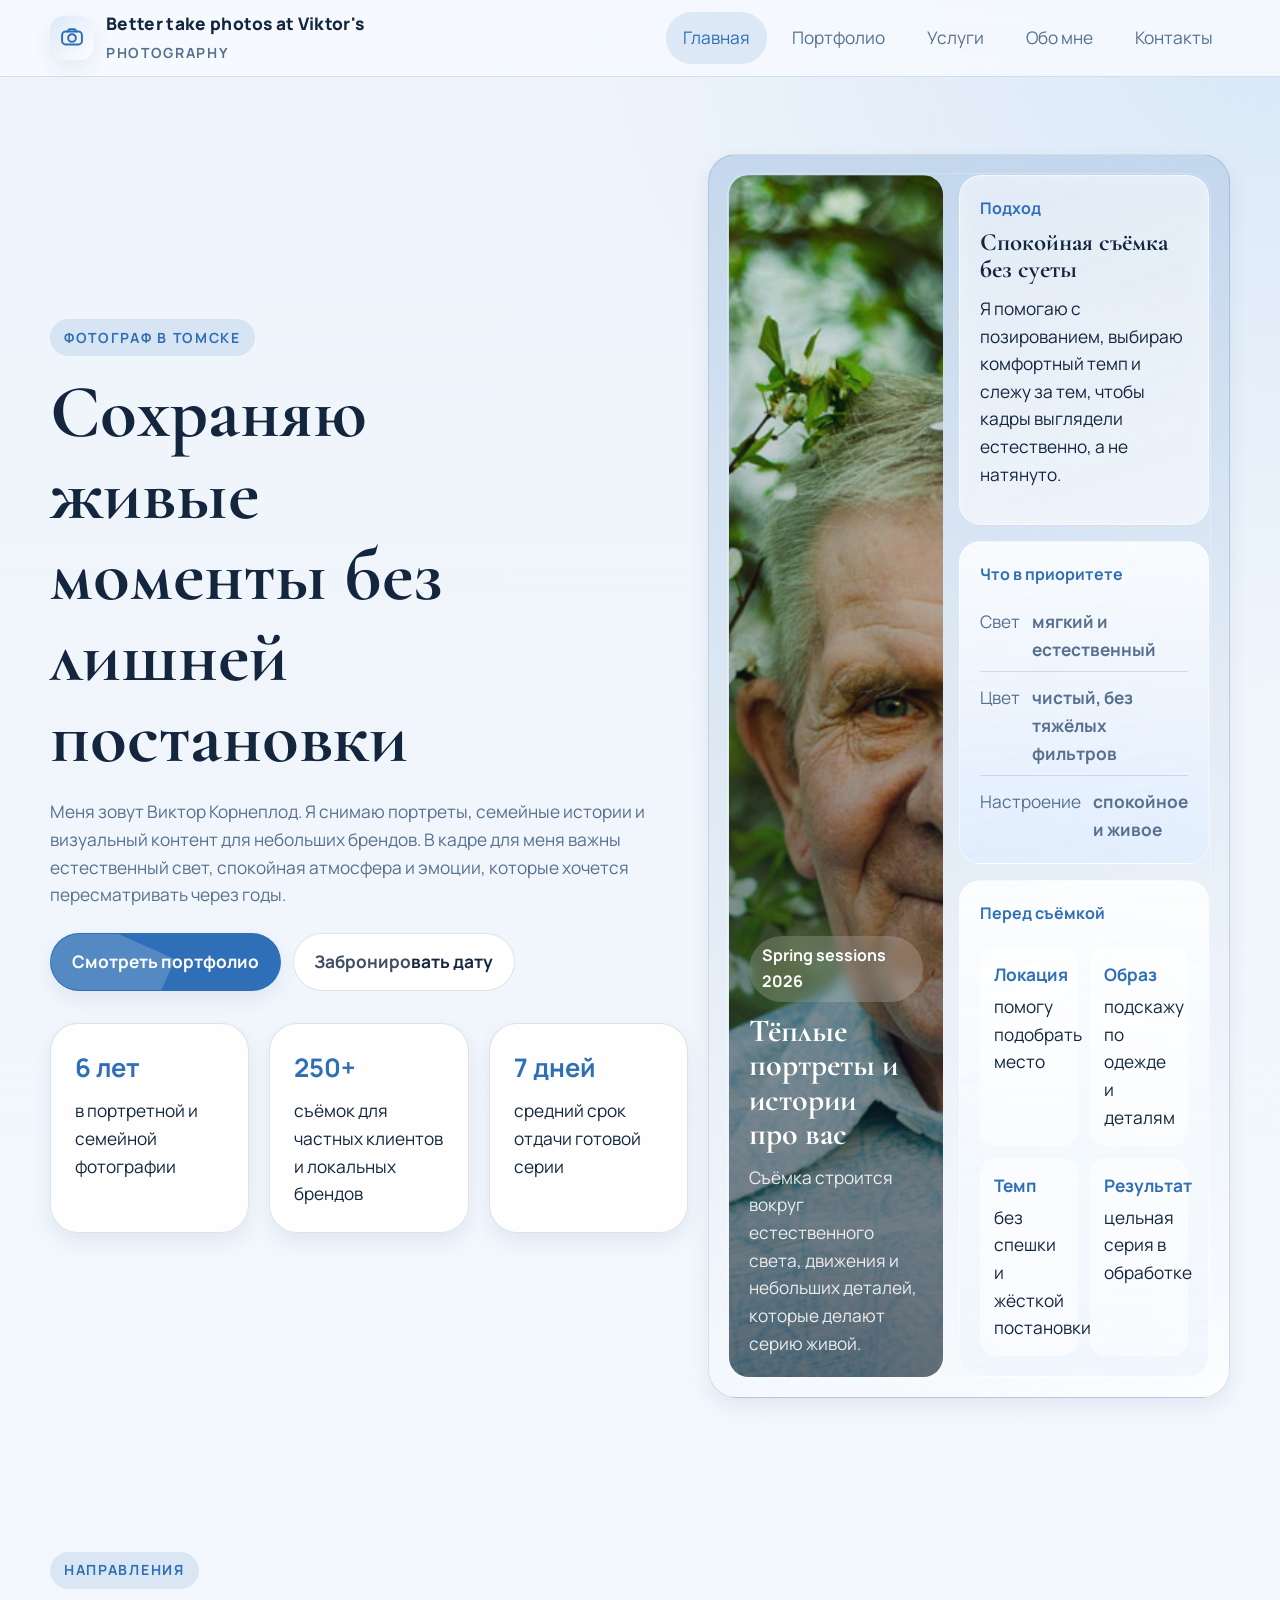
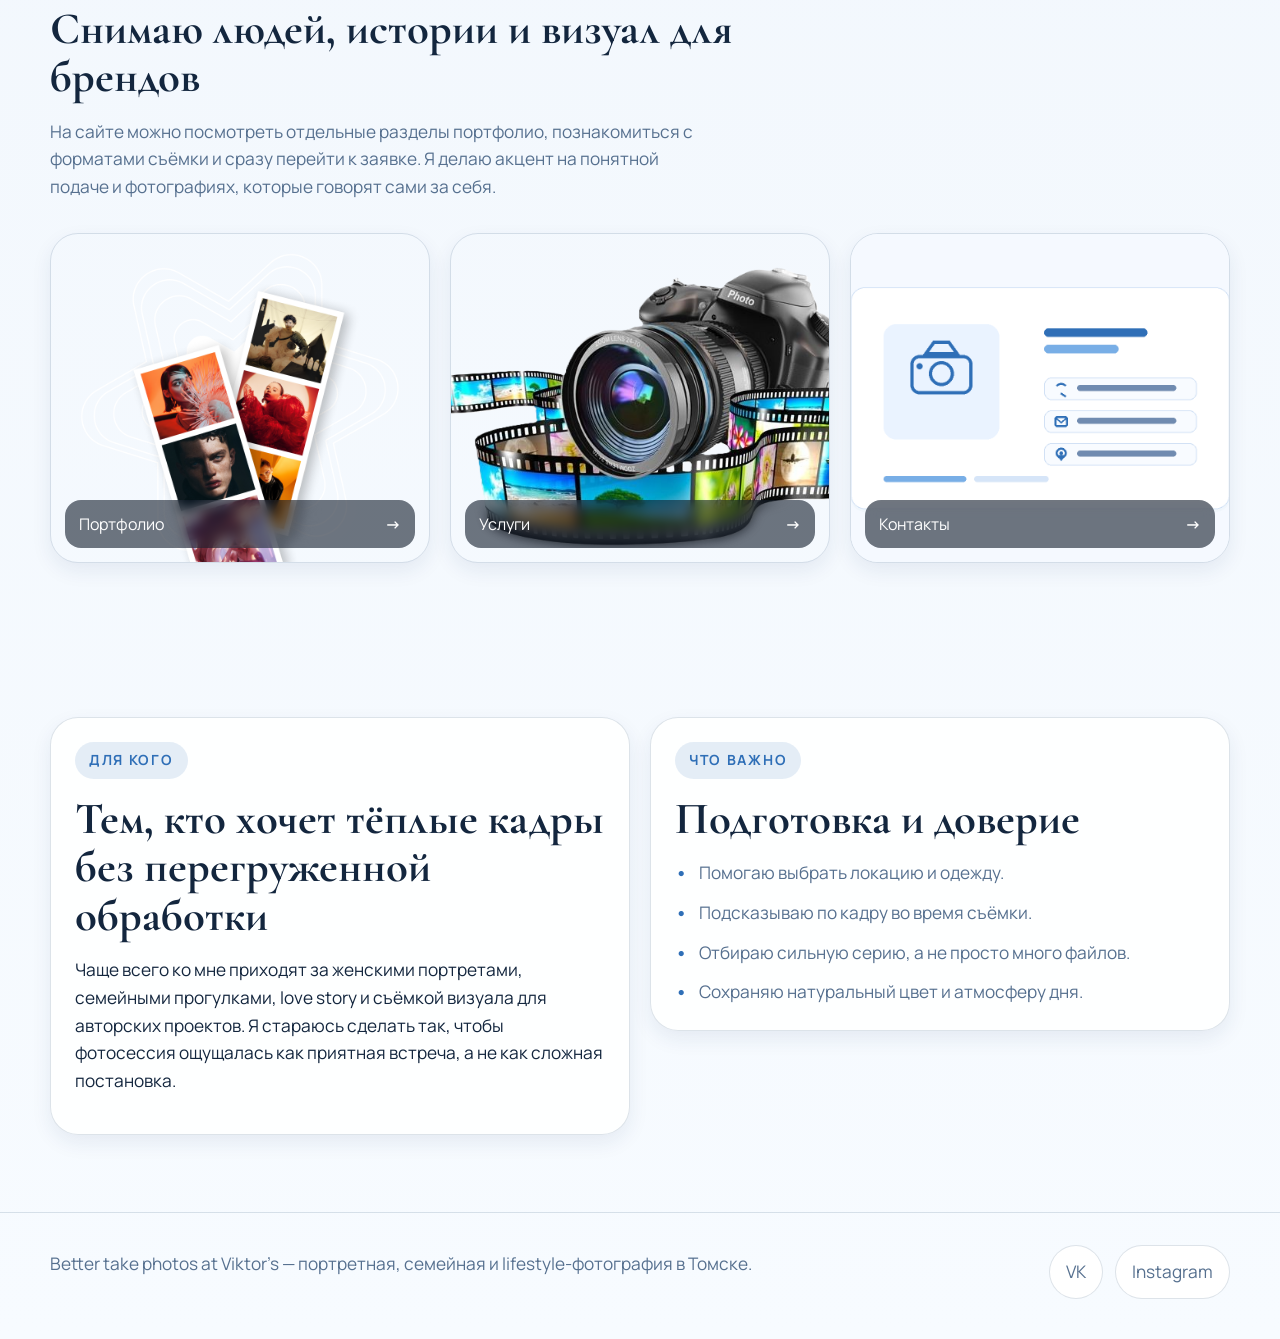
<file: index.html>
<!DOCTYPE html>
<html lang="ru">
<head>
  <meta charset="UTF-8">
  <meta name="viewport" content="width=device-width, initial-scale=1.0">  <!--ширина и масштаб для мобильных устройств-->
  <meta name="description" content="Better take photos at Viktor's — сайт фотографа Виктора Корнеплода. Портретная, семейная и брендовая съёмка в Томске."> <!--Краткое описание сайта-->
  <title>Better take photos at Viktor's — фотограф Виктор Корнеплод</title> 
  <link rel="icon" type="image/svg+xml" href="images/favicon.svg">
  <link rel="preconnect" href="https://fonts.googleapis.com"> <!--Предварительное соединение с Google Fonts, чтоб шрифты быстрее грузились-->
  <link rel="preconnect" href="https://fonts.gstatic.com" crossorigin> <!--Предварительное соединение с Google Fonts, чтоб шрифты быстрее грузились-->
  <link href="https://fonts.googleapis.com/css2?family=Manrope:wght@400;500;700;800&family=Cormorant+Garamond:wght@500;600;700&display=swap" rel="stylesheet">
  <link rel="stylesheet" href="./styles.css">
</head>
<body>
  <header class="site-header">
    <div class="container header-row">
      <a class="brand" href="./index.html">
        <span class="brand-mark"> <!--иконка фотоаппарата-->
          <svg viewBox="0 0 24 24" fill="none" stroke="currentColor" stroke-width="1.7" stroke-linecap="round" stroke-linejoin="round">
            <rect x="3.5" y="6.5" width="17" height="11" rx="3"></rect>
            <path d="M8 6.5 9.7 4.5h4.6L16 6.5"></path>
            <circle cx="12" cy="12" r="3.3"></circle>
          </svg>
        </span>
        <span class="brand-text">Better take photos at Viktor's<br><small>photography</small></span>
      </a>
      <button class="menu-toggle" type="button" data-menu-toggle>Меню</button>
      <nav class="nav">
        <a class="active" href="./index.html">Главная</a>
        <a class="" href="./portfolio.html">Портфолио</a>
        <a class="" href="./services.html">Услуги</a>
        <a class="" href="./about.html">Обо мне</a>
        <a class="" href="./contacts.html">Контакты</a>
      </nav>
    </div>
  </header>

  <main>
    <section class="hero">
      <div class="container hero-grid"> <!--Контейнер с сеткой из двух колонок-->
        <div class="reveal">
          <span class="eyebrow">Фотограф в Томске</span>
          <h1>Сохраняю живые моменты без лишней постановки</h1>
          <p class="lead">Меня зовут Виктор Корнеплод. Я снимаю портреты, семейные истории и визуальный контент для небольших брендов. В кадре для меня важны естественный свет, спокойная атмосфера и эмоции, которые хочется пересматривать через годы.</p>
          <div class="btn-row">
            <a class="btn btn-primary" href="./portfolio.html">Смотреть портфолио</a>
            <a class="btn btn-secondary" href="./contacts.html">Забронировать дату</a>
          </div>
          <div class="stats" style="margin-top: 2rem;"> <!--Инлайн стиль-->
            <article class="stat reveal d2">
              <strong>6 лет</strong>
              <span>в портретной и семейной фотографии</span>
            </article>
            <article class="stat reveal d3">
              <strong>250+</strong>
              <span>съёмок для частных клиентов и локальных брендов</span>
            </article>
            <article class="stat reveal d4">
              <strong>7 дней</strong>
              <span>средний срок отдачи готовой серии</span>
            </article>
          </div>
        </div>
        <div class="hero-visual reveal d2">
          <div class="visual-grid"> <!--Сетка внутри — две колонки-->
            <div class="mock-shot">
              <div class="mock-shot-content">
                <span class="mock-shot-badge">Spring sessions 2026</span>
                <h3 class="mock-shot-title">Тёплые портреты и истории про вас</h3>
                <p class="mock-shot-text">Съёмка строится вокруг естественного света, движения и небольших деталей, которые делают серию живой.</p>
              </div>
            </div>
            <div class="side-stack"> <!--Правая часть-->
              <div class="note-box">
                <div class="kicker">Подход</div>
                <h3>Спокойная съёмка без суеты</h3>
                <p>Я помогаю с позированием, выбираю комфортный темп и слежу за тем, чтобы кадры выглядели естественно, а не натянуто.</p>
              </div>
              <div class="mood-panel">
                <div class="kicker">Что в приоритете</div>
                <ul class="mood-list">
                  <li><span>Свет</span><strong>мягкий и естественный</strong></li>
                  <li><span>Цвет</span><strong>чистый, без тяжёлых фильтров</strong></li>
                  <li><span>Настроение</span><strong>спокойное и живое</strong></li>
                </ul>
              </div>
              <div class="detail-card">
                <div class="kicker">Перед съёмкой</div>
                <div class="detail-grid">
                  <div><strong>Локация</strong><span>помогу подобрать место</span></div>
                  <div><strong>Образ</strong><span>подскажу по одежде и деталям</span></div>
                  <div><strong>Темп</strong><span>без спешки и жёсткой постановки</span></div>
                  <div><strong>Результат</strong><span>цельная серия в обработке</span></div>
                </div>
              </div>
            </div>
          </div>
        </div>
      </div>
    </section>

    <section class="section"> 
      <div class="container">
        <div class="section-title reveal">
          <span class="eyebrow">Направления</span>
          <h2>Снимаю людей, истории и визуал для брендов</h2>
          <p class="lead">На сайте можно посмотреть отдельные разделы портфолио, познакомиться с форматами съёмки и сразу перейти к заявке. Я делаю акцент на понятной подаче и фотографиях, которые говорят сами за себя.</p>
        </div>
        <div class="preview-grid"> <!--3 картинки-ссылки-->
          <a class="image-link reveal d2" href="./portfolio.html">
            <img src="images/portfolio.png" alt="Превью портфолио фотографа" width="900" height="700" loading="lazy">
            <span>Портфолио <b>→</b></span>
          </a>
          <a class="image-link reveal d3" href="./services.html">
            <img src="images/uslugi.png" alt="Превью страницы услуг фотографа" width="900" height="700" loading="lazy">
            <span>Услуги <b>→</b></span>
          </a>
          <a class="image-link reveal d4" href="./contacts.html">
            <img src="images/kontakty.png" alt="Превью страницы контактов" width="900" height="700" loading="lazy">
            <span>Контакты <b>→</b></span>
          </a>
        </div>
      </div>
    </section>

    <section class="section">
      <div class="container two-col">
        <article class="card reveal">
          <span class="eyebrow">Для кого</span>
          <h2>Тем, кто хочет тёплые кадры без перегруженной обработки</h2>
          <p>Чаще всего ко мне приходят за женскими портретами, семейными прогулками, love story и съёмкой визуала для авторских проектов. Я стараюсь сделать так, чтобы фотосессия ощущалась как приятная встреча, а не как сложная постановка.</p>
        </article>
        <article class="card reveal d2">
          <span class="eyebrow">Что важно</span>
          <h2>Подготовка и доверие</h2>
          <ul class="list-check">
            <li>Помогаю выбрать локацию и одежду.</li>
            <li>Подсказываю по кадру во время съёмки.</li>
            <li>Отбираю сильную серию, а не просто много файлов.</li>
            <li>Сохраняю натуральный цвет и атмосферу дня.</li>
          </ul>
        </article>
      </div>
    </section>
  </main>

  <footer class="site-footer">
    <div class="container footer-row">
      <p>Better take photos at Viktor's — портретная, семейная и lifestyle-фотография в Томске.</p>
      <div class="socials">
        <a href="https://www.vk.com/" target="_blank" rel="noopener noreferrer">VK</a> <!--нупенер нореферер - безопасность и конфиденциальность-->
        <a href="https://www.instagram.com/" target="_blank" rel="noopener noreferrer">Instagram</a>
      </div>
    </div>
  </footer>

  <script>
    (function () {
      const nav = document.querySelector('.nav');
      const menuBtn = document.querySelector('[data-menu-toggle]');
      if (menuBtn) menuBtn.addEventListener('click', () => nav.classList.toggle('open'));
    })();
  </script> <!--находит снача атрибут .nav, потом кнопку с атрибутом data-menu-toggle, если она существует - переключает класс open у меню-->
</body>
</html>
</file>
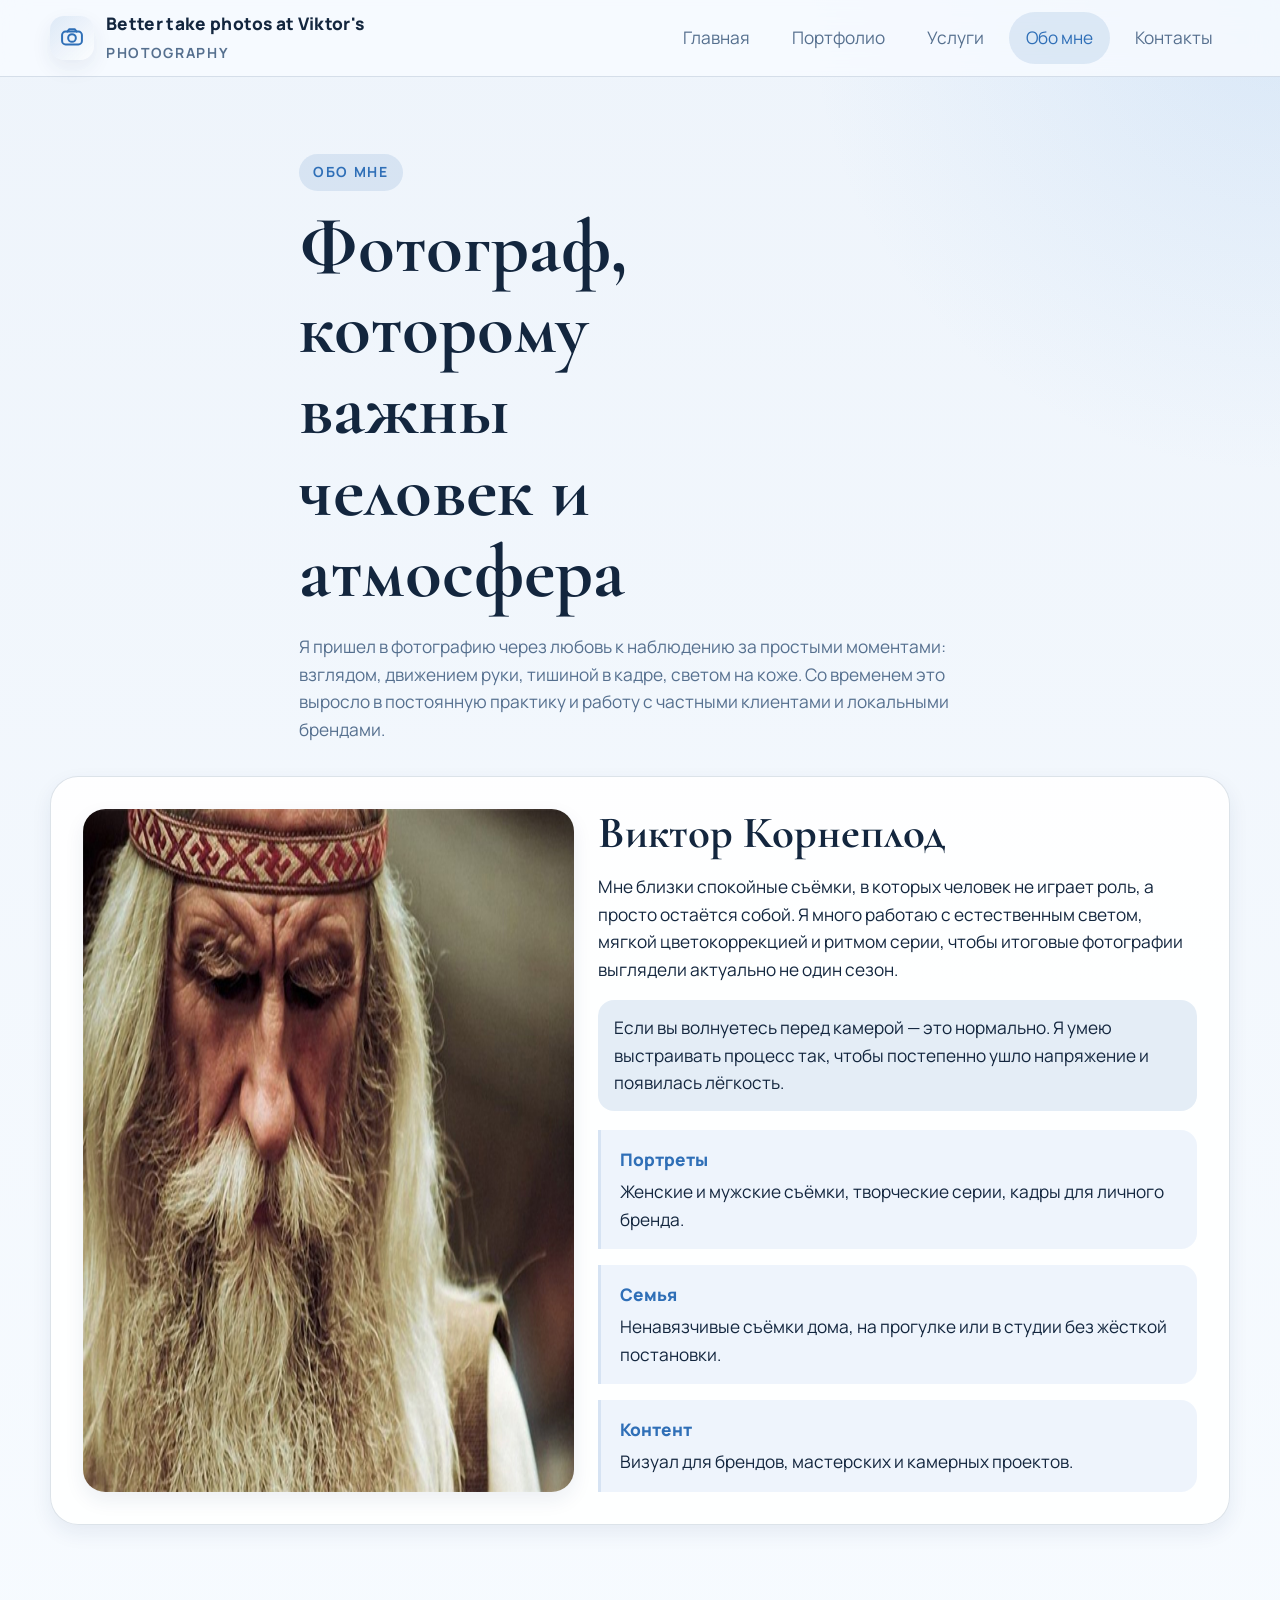
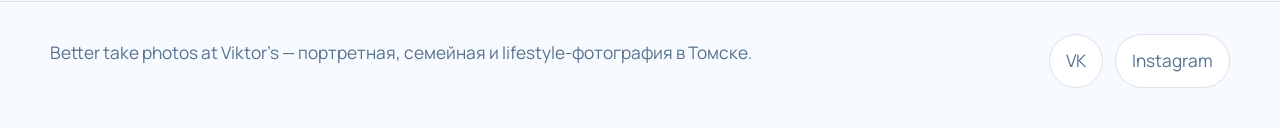
<file: about.html>
<!DOCTYPE html>
<html lang="ru">
<head>
  <meta charset="UTF-8">
  <meta name="viewport" content="width=device-width, initial-scale=1.0">
  <meta name="description" content="О фотографе Викторе Корнеплоде и его подходе к съёмке.">
  <title>Better take photos at Viktor's — обо мне</title>
  <link rel="icon" type="image/svg+xml" href="images/favicon.svg">
  <link rel="preconnect" href="https://fonts.googleapis.com">
  <link rel="preconnect" href="https://fonts.gstatic.com" crossorigin>
  <link href="https://fonts.googleapis.com/css2?family=Manrope:wght@400;500;700;800&family=Cormorant+Garamond:wght@500;600;700&display=swap" rel="stylesheet">
  <link rel="stylesheet" href="./styles.css">
  <!-- снизу внутренний стиль -->
  <style>
    .author-box { padding: 2rem; }
    .author-grid { display: grid; grid-template-columns: 0.9fr 1.1fr; gap: 1.5rem; align-items: stretch; }
    .author-photo-real { min-height: 420px; border-radius: 1.4rem; box-shadow: var(--shadow-sm); }
    .timeline { margin-top: 1.2rem; gap: 1rem; }
    .timeline li { padding: 1rem 1rem 1rem 1.2rem; border-left: 3px solid var(--color-primary-soft); background: color-mix(in srgb, var(--color-surface-offset) 52%, transparent); border-radius: 0 1rem 1rem 0; list-style: none; }
    .timeline span { display: block; color: var(--color-primary); font-weight: 800; margin-bottom: 0.25rem; }
    @media (max-width: 900px) { .author-grid { grid-template-columns: 1fr; } .author-photo-real { min-height: 300px; } }
  </style>
</head>
<body>
  <header class="site-header">
    <div class="container header-row">
      <a class="brand" href="./index.html">
        <span class="brand-mark">
          <svg viewBox="0 0 24 24" fill="none" stroke="currentColor" stroke-width="1.7" stroke-linecap="round" stroke-linejoin="round">
            <rect x="3.5" y="6.5" width="17" height="11" rx="3"></rect>
            <path d="M8 6.5 9.7 4.5h4.6L16 6.5"></path>
            <circle cx="12" cy="12" r="3.3"></circle>
          </svg>
        </span>
        <span class="brand-text">Better take photos at Viktor's<br><small>photography</small></span>
      </a>
      <button class="menu-toggle" type="button" data-menu-toggle>Меню</button>
      <nav class="nav">
        <a class="" href="./index.html">Главная</a>
        <a class="" href="./portfolio.html">Портфолио</a>
        <a class="" href="./services.html">Услуги</a>
        <a class="active" href="./about.html">Обо мне</a>
        <a class="" href="./contacts.html">Контакты</a>
      </nav>
    </div>
  </header>

  <main>
    <section class="page-hero">
      <div class="container section-title reveal">
        <span class="eyebrow">Обо мне</span>
        <!-- снизу инлайн стиль -->
        <h1 style="max-width: 12ch;">Фотограф, которому важны человек и атмосфера</h1> 
        <p class="lead">Я пришел в фотографию через любовь к наблюдению за простыми моментами: взглядом, движением руки, тишиной в кадре, светом на коже. Со временем это выросло в постоянную практику и работу с частными клиентами и локальными брендами.</p>
      </div>
      <div class="container card author-box reveal d2">
        <div class="author-grid">
          <img class="author-photo-real" src="images/victor-korneplod.jpg" alt="Фотограф Виктор Корнеплод" width="900" height="1200" loading="lazy">
          <div>
            <h2>Виктор Корнеплод</h2>
            <p>Мне близки спокойные съёмки, в которых человек не играет роль, а просто остаётся собой. Я много работаю с естественным светом, мягкой цветокоррекцией и ритмом серии, чтобы итоговые фотографии выглядели актуально не один сезон.</p>
            <!-- снизу инлайн стиль -->
            <p style="background: var(--color-primary-soft); padding: 0.9rem 1rem; border-radius: 1rem;">Если вы волнуетесь перед камерой — это нормально. Я умею выстраивать процесс так, чтобы постепенно ушло напряжение и появилась лёгкость.</p>
            <ul class="timeline">
              <li><span>Портреты</span>Женские и мужские съёмки, творческие серии, кадры для личного бренда.</li>
              <li><span>Семья</span>Ненавязчивые съёмки дома, на прогулке или в студии без жёсткой постановки.</li>
              <li><span>Контент</span>Визуал для брендов, мастерских и камерных проектов.</li>
            </ul>
          </div>
        </div>
      </div>
    </section>
  </main>
  <footer class="site-footer">
    <div class="container footer-row">
      <p>Better take photos at Viktor's — портретная, семейная и lifestyle-фотография в Томске.</p>
      <div class="socials">
        <a href="https://www.vk.com/" target="_blank" rel="noopener noreferrer">VK</a>
        <a href="https://www.instagram.com/" target="_blank" rel="noopener noreferrer">Instagram</a>
      </div>
    </div>
  </footer>

  <script>
    (function () {
      const nav = document.querySelector('.nav');
      const menuBtn = document.querySelector('[data-menu-toggle]');
      if (menuBtn) menuBtn.addEventListener('click', () => nav.classList.toggle('open'));
    })();
  </script>
</body>
</html>
</file>
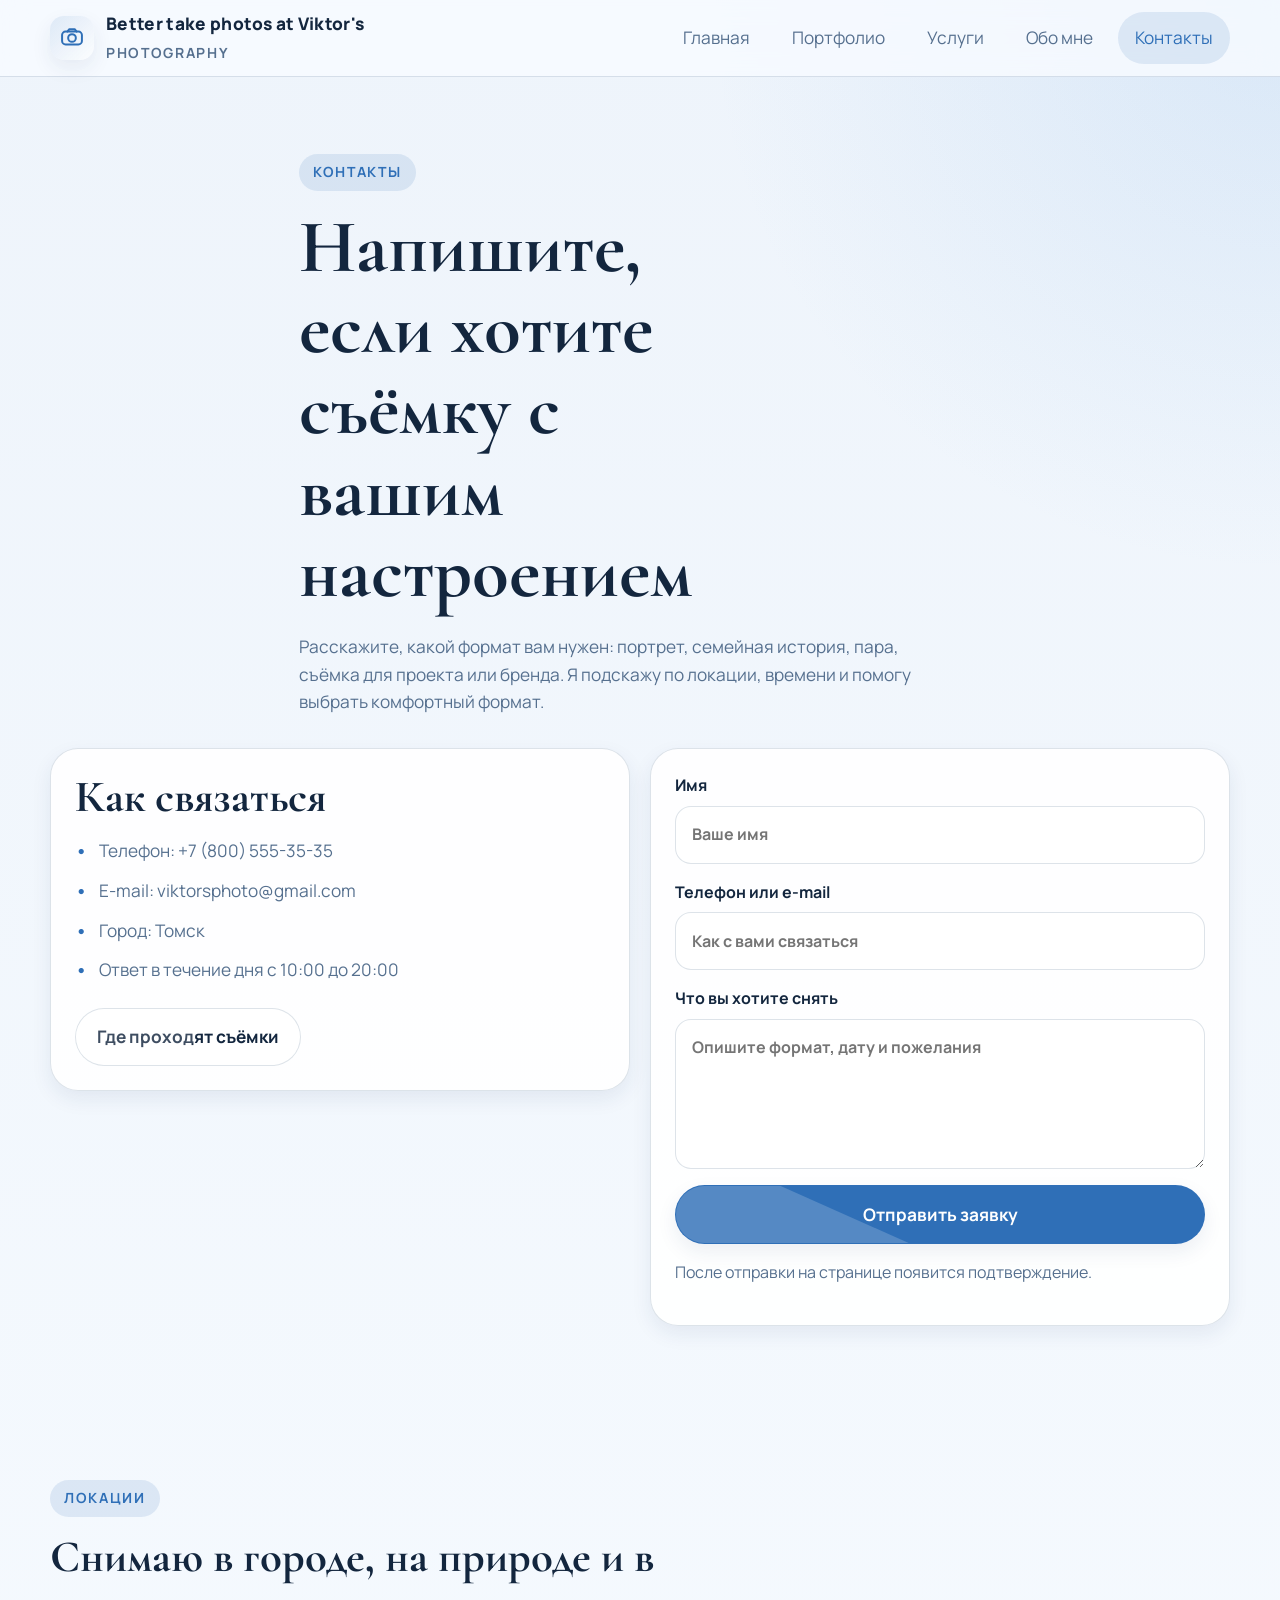
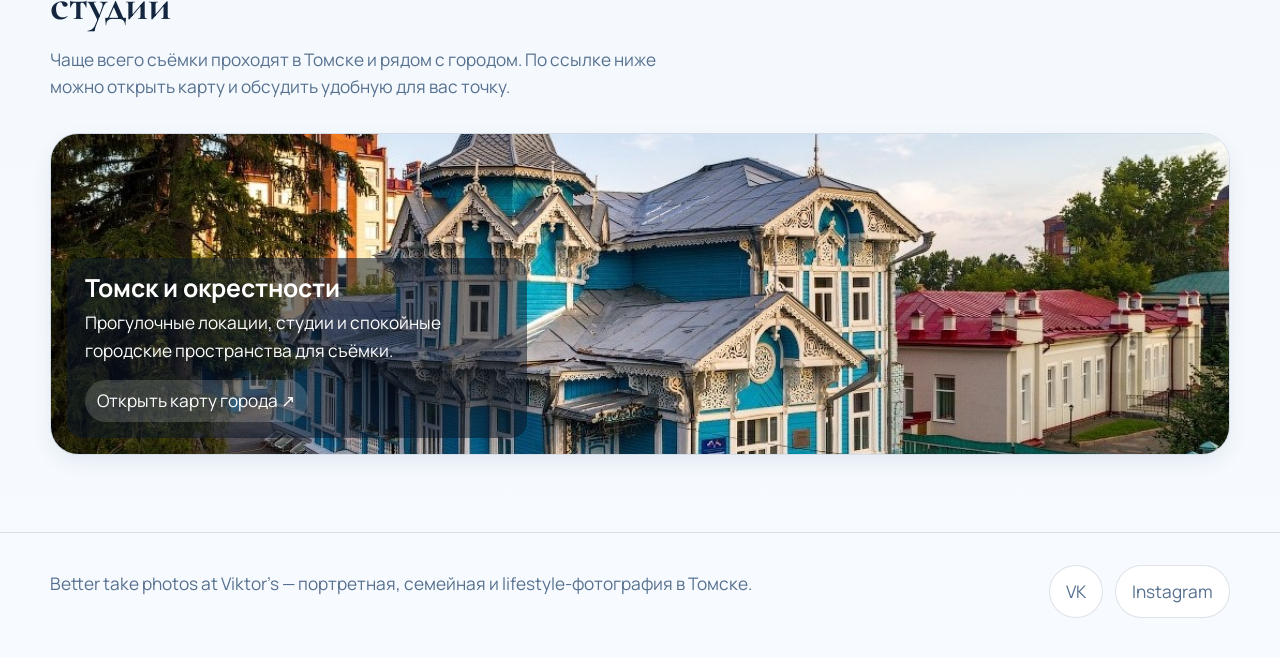
<file: contacts.html>
<!DOCTYPE html>
<html lang="ru">
<head>
  <meta charset="UTF-8">
  <meta name="viewport" content="width=device-width, initial-scale=1.0">
  <meta name="description" content="Контакты фотографа Виктора Корнеплода, форма заявки на съёмку.">
  <title>Better take photos at Viktor's — контакты</title>
  <link rel="icon" type="image/svg+xml" href="images/favicon.svg">
  <link rel="preconnect" href="https://fonts.googleapis.com">
  <link rel="preconnect" href="https://fonts.gstatic.com" crossorigin>
  <link href="https://fonts.googleapis.com/css2?family=Manrope:wght@400;500;700;800&family=Cormorant+Garamond:wght@500;600;700&display=swap" rel="stylesheet">
  <link rel="stylesheet" href="./styles.css">
</head>
<body>
  <header class="site-header">
    <div class="container header-row">
      <a class="brand" href="./index.html">
        <span class="brand-mark">
          <svg viewBox="0 0 24 24" fill="none" stroke="currentColor" stroke-width="1.7" stroke-linecap="round" stroke-linejoin="round">
            <rect x="3.5" y="6.5" width="17" height="11" rx="3"></rect>
            <path d="M8 6.5 9.7 4.5h4.6L16 6.5"></path>
            <circle cx="12" cy="12" r="3.3"></circle>
          </svg>
        </span>
        <span class="brand-text">Better take photos at Viktor's<br><small>photography</small></span>
      </a>
      <button class="menu-toggle" type="button" data-menu-toggle>Меню</button>
      <nav class="nav">
        <a class="" href="./index.html">Главная</a>
        <a class="" href="./portfolio.html">Портфолио</a>
        <a class="" href="./services.html">Услуги</a>
        <a class="" href="./about.html">Обо мне</a>
        <a class="active" href="./contacts.html">Контакты</a>
      </nav>
    </div>
  </header>

  <main>
    <section class="page-hero">
      <div class="container section-title reveal">
        <span class="eyebrow">Контакты</span>
        <h1 style="max-width: 11ch;">Напишите, если хотите съёмку с вашим настроением</h1>
        <p class="lead">Расскажите, какой формат вам нужен: портрет, семейная история, пара, съёмка для проекта или бренда. Я подскажу по локации, времени и помогу выбрать комфортный формат.</p>
      </div>
      <div class="container contact-grid">
        <article class="contact-card reveal">
          <h2>Как связаться</h2>
          <ul class="contact-list">
            <li>Телефон: +7 (800) 555-35-35</li>
            <li>E-mail: viktorsphoto@gmail.com</li>
            <li>Город: Томск</li>
            <li>Ответ в течение дня с 10:00 до 20:00</li>
          </ul>
          <div class="btn-row">
            <a class="btn btn-secondary" href="https://2gis.ru/tomsk" target="_blank" rel="noopener noreferrer">Где проходят съёмки</a>
          </div>
        </article>
        <div class="form-wrap reveal d2">
          <form id="feedback-form">
            <label>Имя
              <input type="text" name="name" placeholder="Ваше имя" required>
            </label>
            <label>Телефон или e-mail
              <input type="text" name="contact" placeholder="Как с вами связаться" required>
            </label>
            <label>Что вы хотите снять
              <textarea name="message" placeholder="Опишите формат, дату и пожелания" required></textarea>
            </label>
            <button class="btn btn-primary" type="submit">Отправить заявку</button>
            <p class="small-note" id="form-note">После отправки на странице появится подтверждение.</p>
          </form>
        </div>
      </div>
    </section>

    <section class="section">
      <div class="container">
        <div class="section-title reveal">
          <span class="eyebrow">Локации</span>
          <h2>Снимаю в городе, на природе и в студии</h2>
          <p class="lead">Чаще всего съёмки проходят в Томске и рядом с городом. По ссылке ниже можно открыть карту и обсудить удобную для вас точку.</p>
        </div>
        <a class="contact-map-link reveal d2" href="https://2gis.ru/tomsk" target="_blank" rel="noopener noreferrer">
          <div class="map-box">
            <div>
              <strong>Томск и окрестности</strong>
              <span>Прогулочные локации, студии и спокойные городские пространства для съёмки.</span>
              <span class="map-open">Открыть карту города ↗</span>
            </div>
          </div>
        </a>
      </div>
    </section>
  </main>
  <footer class="site-footer">
    <div class="container footer-row">
      <p>Better take photos at Viktor's — портретная, семейная и lifestyle-фотография в Томске.</p>
      <div class="socials">
        <a href="https://www.vk.com/" target="_blank" rel="noopener noreferrer">VK</a>
        <a href="https://www.instagram.com/" target="_blank" rel="noopener noreferrer">Instagram</a>
      </div>
    </div>
  </footer>

  <script>
    (function () {
      const nav = document.querySelector('.nav');
      const menuBtn = document.querySelector('[data-menu-toggle]');
      const form = document.getElementById('feedback-form');
      const note = document.getElementById('form-note');
      if (menuBtn) menuBtn.addEventListener('click', () => nav.classList.toggle('open'));
      form.addEventListener('submit', function (event) {
        event.preventDefault();
        const name = new FormData(form).get('name') || 'друг';
        note.textContent = 'Спасибо, ' + name + '! Я свяжусь с вами после подтверждения даты и деталей съёмки.';
        form.reset();
      });
    })();
  </script> <!--перехватываем отправку формы -> достаём имя -> показываем сообщение -> очищаем поля-->
</body>
</html>
</file>
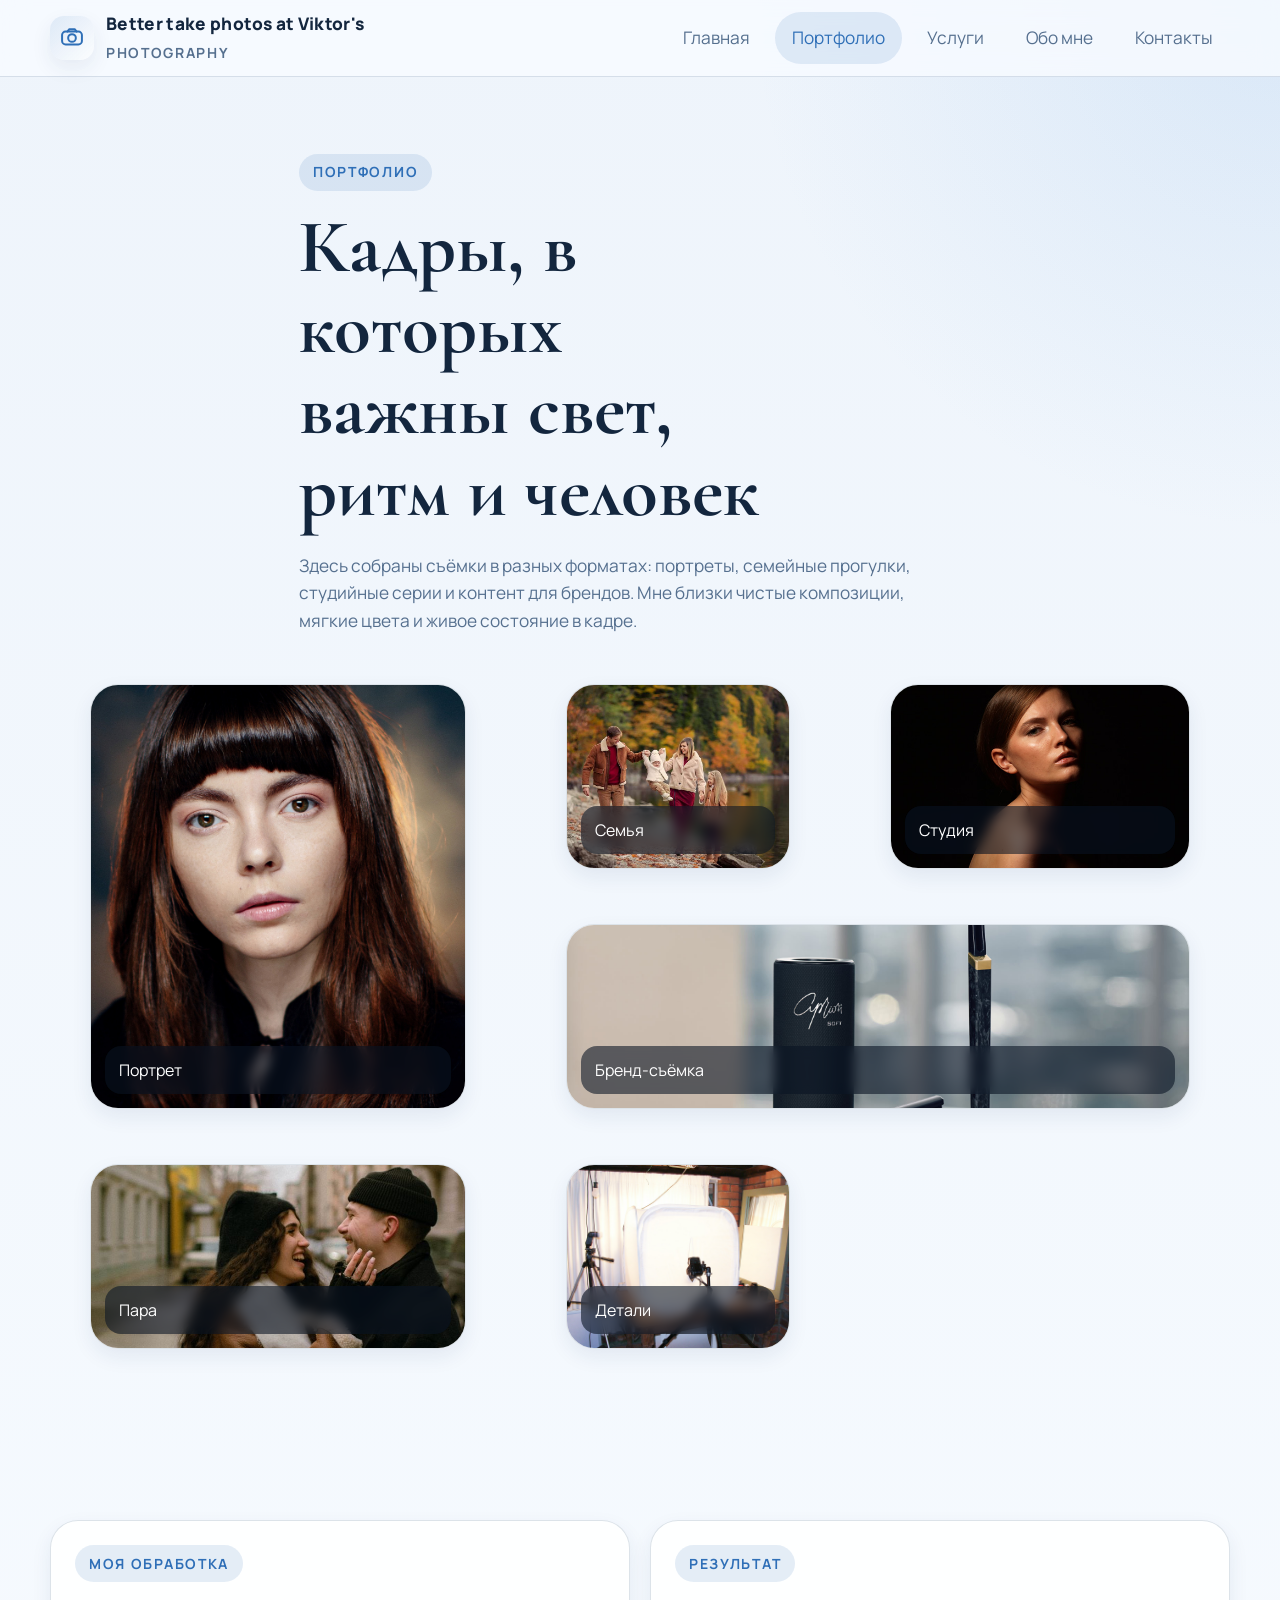
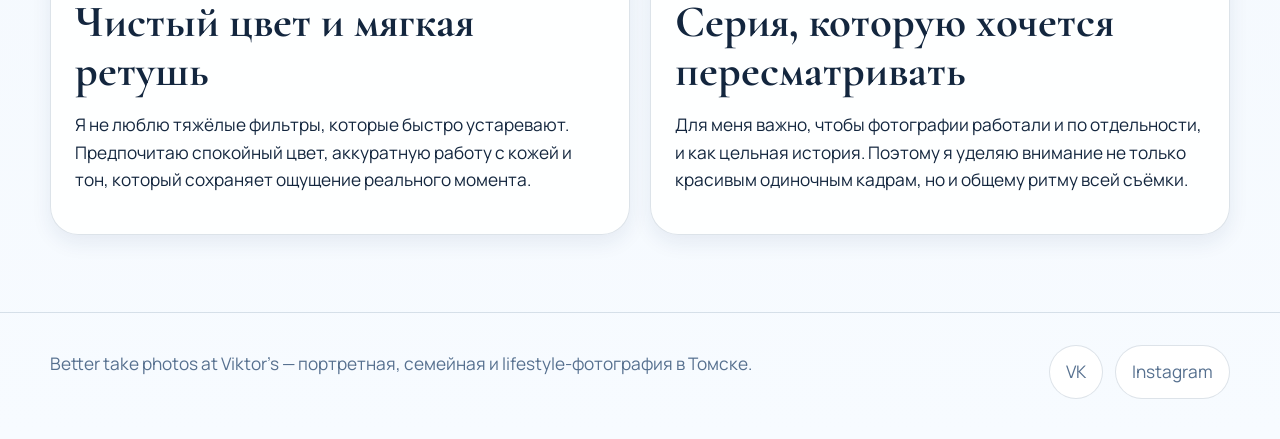
<file: portfolio.html>
<!DOCTYPE html>
<html lang="ru">
<head>
  <meta charset="UTF-8">
  <meta name="viewport" content="width=device-width, initial-scale=1.0">
  <meta name="description" content="Портфолио фотографа Виктора Корнеплода: портреты, семьи, пары и бренды.">
  <title>Better take photos at Viktor's — портфолио</title>
  <link rel="icon" type="image/svg+xml" href="images/favicon.svg">
  <link rel="preconnect" href="https://fonts.googleapis.com">
  <link rel="preconnect" href="https://fonts.gstatic.com" crossorigin>
  <link href="https://fonts.googleapis.com/css2?family=Manrope:wght@400;500;700;800&family=Cormorant+Garamond:wght@500;600;700&display=swap" rel="stylesheet">
  <link rel="stylesheet" href="./styles.css">
</head>
<body>
  <header class="site-header">
    <div class="container header-row">
      <a class="brand" href="./index.html">
        <span class="brand-mark">
          <svg viewBox="0 0 24 24" fill="none" stroke="currentColor" stroke-width="1.7" stroke-linecap="round" stroke-linejoin="round">
            <rect x="3.5" y="6.5" width="17" height="11" rx="3"></rect>
            <path d="M8 6.5 9.7 4.5h4.6L16 6.5"></path>
            <circle cx="12" cy="12" r="3.3"></circle>
          </svg>
        </span>
        <span class="brand-text">Better take photos at Viktor's<br><small>photography</small></span>
      </a>
      <button class="menu-toggle" type="button" data-menu-toggle>Меню</button>
      <nav class="nav">
        <a class="" href="./index.html">Главная</a>
        <a class="active" href="./portfolio.html">Портфолио</a>
        <a class="" href="./services.html">Услуги</a>
        <a class="" href="./about.html">Обо мне</a>
        <a class="" href="./contacts.html">Контакты</a>
      </nav>
    </div>
  </header>

  <main>
    <section class="page-hero">
      <div class="container section-title reveal">
        <span class="eyebrow">Портфолио</span>
        <h1 style="max-width: 13ch;">Кадры, в которых важны свет, ритм и человек</h1>
        <p class="lead">Здесь собраны съёмки в разных форматах: портреты, семейные прогулки, студийные серии и контент для брендов. Мне близки чистые композиции, мягкие цвета и живое состояние в кадре.</p>
      </div>
      <div class="container gallery-grid">
        <figure class="gallery-item tall reveal">
          <img src="images/portret-estestvenniy-svet.jpg" alt="Портретная съёмка в естественном свете" width="900" height="1200" loading="lazy">
          <figcaption>Портрет</figcaption>
        </figure>
        <figure class="gallery-item reveal d2">
          <img src="images/semeynaya-semka-na-progulke.jpg" alt="Семейная съёмка на прогулке" width="900" height="700" loading="lazy">
          <figcaption>Семья</figcaption>
        </figure>
        <figure class="gallery-item reveal d3">
          <img src="images/studi-semka-myagki-svet.jpg" alt="Студийная съёмка с мягким светом" width="900" height="700" loading="lazy">
          <figcaption>Студия</figcaption>
        </figure>
        <figure class="gallery-item wide reveal d4">
          <img src="images/kontent-semka-predmetov.jpeg" alt="Контентная съёмка предметов для бренда" width="1200" height="700" loading="lazy">
          <figcaption>Бренд-съёмка</figcaption>
        </figure>
        <figure class="gallery-item reveal d2">
          <img src="images/luvstory-na-ulke.jpg" alt="Love story на улице" width="900" height="700" loading="lazy">
          <figcaption>Пара</figcaption>
        </figure>
        <figure class="gallery-item reveal d3">
          <img src="images/detali-predmet-semki.jpg" alt="Детали предметной съёмки" width="900" height="700" loading="lazy">
          <figcaption>Детали</figcaption>
        </figure>
      </div>
    </section>

    <section class="section">
      <div class="container split-grid">
        <article class="card reveal">
          <span class="eyebrow">Моя обработка</span>
          <h2>Чистый цвет и мягкая ретушь</h2>
          <p>Я не люблю тяжёлые фильтры, которые быстро устаревают. Предпочитаю спокойный цвет, аккуратную работу с кожей и тон, который сохраняет ощущение реального момента.</p>
        </article>
        <article class="card reveal d2">
          <span class="eyebrow">Результат</span>
          <h2>Серия, которую хочется пересматривать</h2>
          <p>Для меня важно, чтобы фотографии работали и по отдельности, и как цельная история. Поэтому я уделяю внимание не только красивым одиночным кадрам, но и общему ритму всей съёмки.</p>
        </article>
      </div>
    </section>
  </main>
  <footer class="site-footer">
    <div class="container footer-row">
      <p>Better take photos at Viktor's — портретная, семейная и lifestyle-фотография в Томске.</p>
      <div class="socials">
        <a href="https://www.vk.com/" target="_blank" rel="noopener noreferrer">VK</a>
        <a href="https://www.instagram.com/" target="_blank" rel="noopener noreferrer">Instagram</a>
      </div>
    </div>
  </footer>

  <script>
    (function () {
      const nav = document.querySelector('.nav');
      const menuBtn = document.querySelector('[data-menu-toggle]');
      if (menuBtn) menuBtn.addEventListener('click', () => nav.classList.toggle('open'));
    })();
  </script>
</body>
</html>
</file>
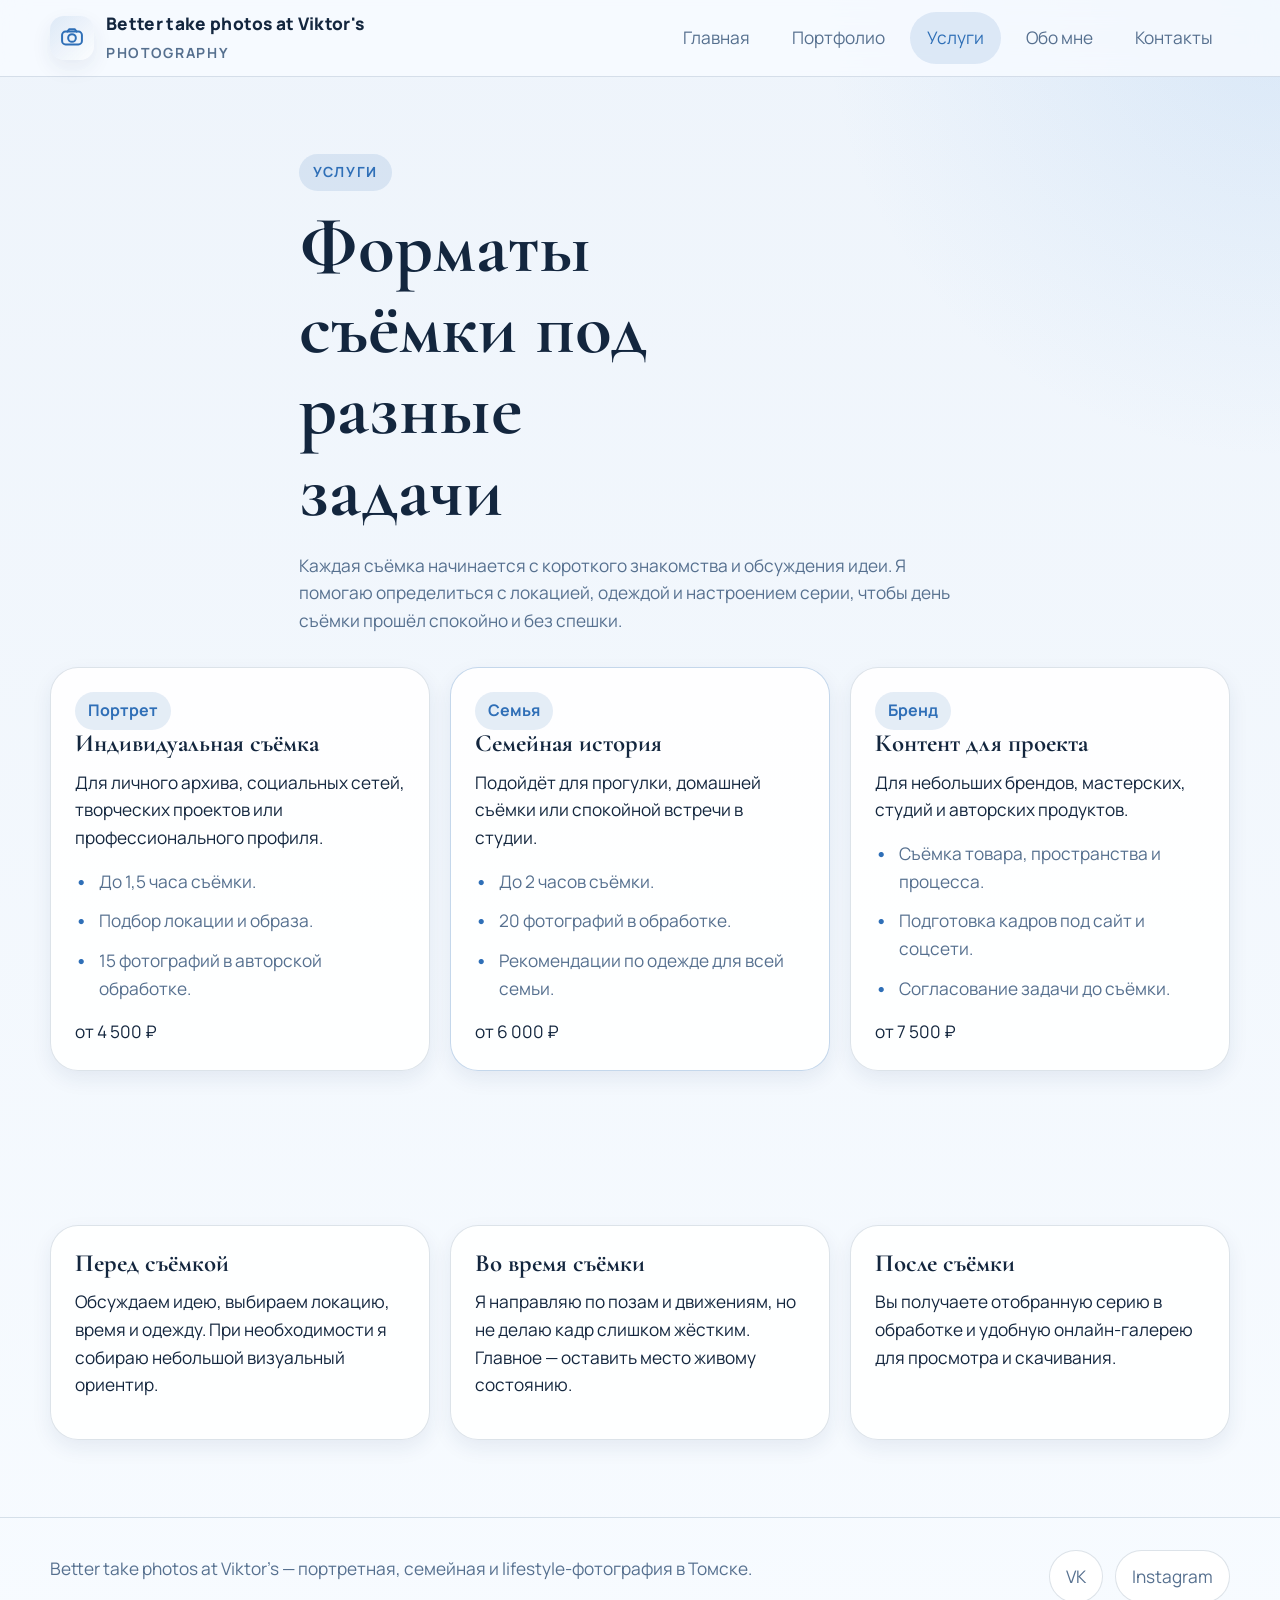
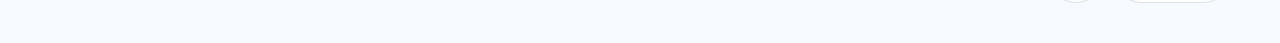
<file: services.html>
<!DOCTYPE html>
<html lang="ru">
<head>
  <meta charset="UTF-8">
  <meta name="viewport" content="width=device-width, initial-scale=1.0">
  <meta name="description" content="Услуги фотографа Виктора Корнеплода: портретная, семейная и брендовая съёмка.">
  <title>Better take photos at Viktor's — услуги</title>
  <link rel="icon" type="image/svg+xml" href="images/favicon.svg">
  <link rel="preconnect" href="https://fonts.googleapis.com">
  <link rel="preconnect" href="https://fonts.gstatic.com" crossorigin>
  <link href="https://fonts.googleapis.com/css2?family=Manrope:wght@400;500;700;800&family=Cormorant+Garamond:wght@500;600;700&display=swap" rel="stylesheet">
  <link rel="stylesheet" href="./styles.css">
</head>
<body>
  <header class="site-header">
    <div class="container header-row">
      <a class="brand" href="./index.html">
        <span class="brand-mark">
          <svg viewBox="0 0 24 24" fill="none" stroke="currentColor" stroke-width="1.7" stroke-linecap="round" stroke-linejoin="round">
            <rect x="3.5" y="6.5" width="17" height="11" rx="3"></rect>
            <path d="M8 6.5 9.7 4.5h4.6L16 6.5"></path>
            <circle cx="12" cy="12" r="3.3"></circle>
          </svg>
        </span>
        <span class="brand-text">Better take photos at Viktor's<br><small>photography</small></span>
      </a>
      <button class="menu-toggle" type="button" data-menu-toggle>Меню</button>
      <nav class="nav">
        <a class="" href="./index.html">Главная</a>
        <a class="" href="./portfolio.html">Портфолио</a>
        <a class="active" href="./services.html">Услуги</a>
        <a class="" href="./about.html">Обо мне</a>
        <a class="" href="./contacts.html">Контакты</a>
      </nav>
    </div>
  </header>

  <main>
    <section class="page-hero">
      <div class="container section-title reveal">
        <span class="eyebrow">Услуги</span>
        <h1 style="max-width: 11ch;">Форматы съёмки под разные задачи</h1>
        <p class="lead">Каждая съёмка начинается с короткого знакомства и обсуждения идеи. Я помогаю определиться с локацией, одеждой и настроением серии, чтобы день съёмки прошёл спокойно и без спешки.</p>
      </div>
      <div class="container pricing-grid">
        <article class="price-card reveal">
          <span class="badge">Портрет</span>
          <h3>Индивидуальная съёмка</h3>
          <p>Для личного архива, социальных сетей, творческих проектов или профессионального профиля.</p>
          <ul class="service-list">
            <li>До 1,5 часа съёмки.</li>
            <li>Подбор локации и образа.</li>
            <li>15 фотографий в авторской обработке.</li>
          </ul>
          <div class="price">от 4 500 ₽</div>
        </article>
        <article class="price-card reveal d2" style="border-color: rgba(47,111,183,0.28);">
          <span class="badge">Семья</span>
          <h3>Семейная история</h3>
          <p>Подойдёт для прогулки, домашней съёмки или спокойной встречи в студии.</p>
          <ul class="service-list">
            <li>До 2 часов съёмки.</li>
            <li>20 фотографий в обработке.</li>
            <li>Рекомендации по одежде для всей семьи.</li>
          </ul>
          <div class="price">от 6 000 ₽</div>
        </article>
        <article class="price-card reveal d3">
          <span class="badge">Бренд</span>
          <h3>Контент для проекта</h3>
          <p>Для небольших брендов, мастерских, студий и авторских продуктов.</p>
          <ul class="service-list">
            <li>Съёмка товара, пространства и процесса.</li>
            <li>Подготовка кадров под сайт и соцсети.</li>
            <li>Согласование задачи до съёмки.</li>
          </ul>
          <div class="price">от 7 500 ₽</div>
        </article>
      </div>
    </section>

    <section class="section">
      <div class="container cards-3">
        <article class="card reveal">
          <h3>Перед съёмкой</h3>
          <p>Обсуждаем идею, выбираем локацию, время и одежду. При необходимости я собираю небольшой визуальный ориентир.</p>
        </article>
        <article class="card reveal d2">
          <h3>Во время съёмки</h3>
          <p>Я направляю по позам и движениям, но не делаю кадр слишком жёстким. Главное — оставить место живому состоянию.</p>
        </article>
        <article class="card reveal d3">
          <h3>После съёмки</h3>
          <p>Вы получаете отобранную серию в обработке и удобную онлайн-галерею для просмотра и скачивания.</p>
        </article>
      </div>
    </section>
  </main>
  <footer class="site-footer">
    <div class="container footer-row">
      <p>Better take photos at Viktor's — портретная, семейная и lifestyle-фотография в Томске.</p>
      <div class="socials">
        <a href="https://www.vk.com/" target="_blank" rel="noopener noreferrer">VK</a>
        <a href="https://www.instagram.com/" target="_blank" rel="noopener noreferrer">Instagram</a>
      </div>
    </div>
  </footer>

  <script>
    (function () {
      const nav = document.querySelector('.nav');
      const menuBtn = document.querySelector('[data-menu-toggle]');
      if (menuBtn) menuBtn.addEventListener('click', () => nav.classList.toggle('open'));
    })();
  </script>
</body>
</html>
</file>
<file: styles.css>
:root { /*переменные*/
  --font-body: 'Manrope', Arial, sans-serif;
  --font-display: 'Cormorant Garamond', Georgia, serif;

  --text-xs: clamp(0.75rem, 0.72rem + 0.2vw, 0.875rem);
  --text-sm: clamp(0.9rem, 0.84rem + 0.22vw, 1rem);
  --text-base: clamp(1rem, 0.96rem + 0.2vw, 1.08rem);
  --text-lg: clamp(1.2rem, 1rem + 0.8vw, 1.55rem);
  --text-xl: clamp(1.75rem, 1.2rem + 2vw, 2.8rem);
  --text-2xl: clamp(2.45rem, 1.5rem + 4vw, 4.8rem);

  --space-1: 0.25rem;
  --space-2: 0.5rem;
  --space-3: 0.75rem;
  --space-4: 1rem;
  --space-5: 1.25rem;
  --space-6: 1.5rem;
  --space-8: 2rem;
  --space-10: 2.5rem;
  --space-12: 3rem;
  --space-16: 4rem;
  --space-20: 5rem;

  --color-bg: #eef4fb;
  --color-surface: #f7fbff;
  --color-surface-2: #ffffff;
  --color-surface-offset: #dfeafa;
  --color-border: rgba(19, 56, 99, 0.14);
  --color-text: #13263e;
  --color-text-muted: #56708f;
  --color-text-faint: #7d94af;
  --color-primary: #2f6fb7;
  --color-primary-hover: #255b97;
  --color-primary-soft: rgba(47, 111, 183, 0.12);
  --color-accent: #78aee6;
  --color-inverse: #f6fbff;

  --radius-sm: 0.5rem;
  --radius-md: 0.9rem;
  --radius-lg: 1.25rem;
  --radius-xl: 1.75rem;
  --radius-full: 999px;

  --shadow-sm: 0 8px 20px rgba(23, 57, 101, 0.08);
  --shadow-md: 0 18px 44px rgba(23, 57, 101, 0.12);
  --container: 1180px;
  --transition: 180ms ease;
}

* { box-sizing: border-box; } /*у всех элементов ширина считается вместе с границами и отступами*/
html { scroll-behavior: smooth; }
body {
  margin: 0;
  min-height: 100vh;
  font-family: var(--font-body);
  font-size: var(--text-base);
  line-height: 1.6;
  color: var(--color-text);
  background: /*Фон — радиальный градиент (светлое пятно) поверх линейного градиента*/
    radial-gradient(circle at top right, rgba(120,174,230,0.18), transparent 22%),
    linear-gradient(180deg, var(--color-bg), var(--color-surface));
}
img, svg { display: block; max-width: 100%; height: auto; } /*дисплей блок убирает лишний отступ*/
a { text-decoration: none; color: inherit; }
button, input, textarea, select { font: inherit; color: inherit; }
button { cursor: pointer; }
h1, h2, h3 { font-family: var(--font-display); line-height: 1.08; margin: 0; }
p { margin: 0 0 var(--space-4); max-width: 68ch; }
ul { margin: 0; padding: 0; }
:focus-visible { outline: 2px solid var(--color-primary); outline-offset: 3px; }

.container {
  width: min(calc(100% - 2rem), var(--container));
  margin: 0 auto;
}

.site-header { /*Прилипает к верху при скролле, фон размытый*/
  position: sticky;
  top: 0;
  z-index: 50;
  border-bottom: 1px solid var(--color-border);
  background: color-mix(in srgb, var(--color-surface) 84%, transparent);
  backdrop-filter: blur(14px);
}

.header-row,
.footer-row {
  display: flex;
  align-items: center;
  justify-content: space-between;
  gap: var(--space-4);
}

.header-row { min-height: 76px; }

.brand {
  display: flex;
  align-items: center;
  gap: var(--space-3);
  font-weight: 800;
  letter-spacing: 0.02em;
}

.brand-mark {
  width: 44px;
  height: 44px;
  padding: 8px;
  border-radius: 14px;
  background: linear-gradient(135deg, var(--color-primary-soft), rgba(255,255,255,0.66));
  color: var(--color-primary);
  box-shadow: var(--shadow-sm);
}

.brand-text small,
.eyebrow {
  display: inline-flex;
  align-items: center;
  gap: var(--space-2);
  font-size: var(--text-xs);
  text-transform: uppercase;
  letter-spacing: 0.12em;
  font-weight: 700;
}

.brand-text small { color: var(--color-text-muted); }

.nav {
  display: flex;
  flex-wrap: wrap;
  align-items: center;
  gap: var(--space-2);
}

.nav a,
.menu-toggle {
  min-height: 44px;
  display: inline-flex;
  align-items: center;
  justify-content: center;
  padding: 0.72rem 1rem;
  border-radius: var(--radius-full);
  color: var(--color-text-muted);
  border: 1px solid transparent;
  background: transparent;
  transition: background var(--transition), color var(--transition), transform var(--transition), border-color var(--transition);
}

.nav a:hover,
.nav a:focus-visible,
.menu-toggle:hover,
.menu-toggle:focus-visible,
.nav a.active {
  color: var(--color-primary);
  background: var(--color-primary-soft);
}

.menu-toggle { display: none; }

.hero,
.page-hero,
.section {
  padding: clamp(3rem, 6vw, 6rem) 0;
}

.hero-grid,
.two-col,
.contact-grid,
.split-grid,
.preview-grid,
.stats,
.cards-3,
.gallery-grid,
.pricing-grid {
  display: grid;
  gap: var(--space-5);
}

.hero-grid { grid-template-columns: 1.1fr 0.9fr; align-items: center; }
.two-col,
.contact-grid,
.split-grid { grid-template-columns: repeat(2, minmax(0, 1fr)); align-items: start; }
.preview-grid,
.cards-3,
.pricing-grid { grid-template-columns: repeat(3, minmax(0, 1fr)); }
.stats { grid-template-columns: repeat(3, minmax(0, 1fr)); }
.gallery-grid { grid-template-columns: 1.2fr 0.8fr 1fr; grid-auto-rows: 220px; }

.eyebrow {
  padding: 0.46rem 0.88rem;
  margin-bottom: var(--space-4);
  border-radius: var(--radius-full);
  background: var(--color-primary-soft);
  color: var(--color-primary);
}

h1 { font-size: var(--text-2xl); margin-bottom: var(--space-5); max-width: 12ch; }
h2 { font-size: var(--text-xl); margin-bottom: var(--space-4); }
h3 { font-size: var(--text-lg); margin-bottom: var(--space-3); }

.lead {
  color: var(--color-text-muted);
  max-width: 60ch;
}

.section-title {
  margin-bottom: var(--space-8);
  max-width: 62ch;
}

.btn-row {
  display: flex;
  flex-wrap: wrap;
  gap: var(--space-3);
  margin-top: var(--space-6);
}

.btn {
  min-height: 48px;
  display: inline-flex;
  align-items: center;
  justify-content: center;
  padding: 0.9rem 1.3rem;
  border-radius: var(--radius-full);
  border: 1px solid transparent;
  font-weight: 700;
  transition: transform var(--transition), background var(--transition), color var(--transition), border-color var(--transition);
}

.btn:hover { transform: translateY(-1px); }
.btn-primary { background: var(--color-primary); color: white; box-shadow: var(--shadow-sm); }
.btn-primary:hover { background: var(--color-primary-hover); }
.btn-secondary { background: var(--color-surface-2); border-color: var(--color-border); }

.card,
.price-card,
.contact-card,
.gallery-item,
.stat,
.hero-visual,
.form-wrap {
  background: color-mix(in srgb, var(--color-surface-2) 88%, transparent);
  border: 1px solid var(--color-border);
  border-radius: var(--radius-xl);
  box-shadow: var(--shadow-sm);
}

.card,
.price-card,
.contact-card,
.form-wrap,
.stat {
  padding: var(--space-6);
}

.stat strong {
  display: block;
  color: var(--color-primary);
  font-size: 1.6rem;
  margin-bottom: var(--space-2);
}

.hero-visual {
  padding: var(--space-5);
  overflow: hidden;
  min-height: 520px;
  background: linear-gradient(160deg, rgba(47,111,183,0.2), rgba(255,255,255,0.68));
}

.visual-grid {
  height: 100%;
  display: grid;
  grid-template-columns: 1.05fr 0.95fr;
  gap: var(--space-4);
}

.mock-shot,
.image-link {
  overflow: hidden;
  border-radius: calc(var(--radius-xl) - 0.5rem);
}

.mock-shot {
  min-height: 100%;
  background-position: center;
  background-size: cover;
}

.mock-shot { background-image: linear-gradient(180deg, rgba(15,26,45,0.08), rgba(15,26,45,0.32)), url('images/vesenniy-portret.jpg'); }

.side-stack {
  display: grid;
  gap: var(--space-4);
  grid-template-rows: 1fr auto auto;
}

.note-box {
  padding: var(--space-5);
  border-radius: calc(var(--radius-xl) - 0.4rem);
  background: rgba(255,255,255,0.65);
  border: 1px solid rgba(255,255,255,0.54);
  backdrop-filter: blur(10px);
}

.kicker {
  color: var(--color-primary);
  font-weight: 700;
  font-size: var(--text-sm);
  margin-bottom: var(--space-2);
}

.list-check,
.contact-list,
.timeline,
.service-list {
  list-style: none;
  display: grid;
  gap: var(--space-3);
}

.list-check li,
.service-list li,
.contact-list li {
  position: relative;
  padding-left: 1.5rem;
  color: var(--color-text-muted);
}

.list-check li::before,
.service-list li::before,
.contact-list li::before {
  content: "•";
  position: absolute;
  left: 0;
  top: 0;
  color: var(--color-primary);
  font-weight: 800;
}

.gallery-item {
  position: relative;
  overflow: hidden;
  padding: 0;
}
.gallery-item img,
.image-link img {
  width: 100%;
  height: 100%;
  object-fit: cover;
  transition: transform 340ms ease;
}
.gallery-item:hover img,
.image-link:hover img { transform: scale(1.04); }
.gallery-item figcaption,
.image-link span {
  position: absolute;
  left: 14px;
  right: 14px;
  bottom: 14px;
  padding: 0.7rem 0.9rem;
  border-radius: 1rem;
  background: rgba(10, 20, 35, 0.58);
  color: #fff;
  font-size: var(--text-sm);
  backdrop-filter: blur(6px);
}
.gallery-item.tall { grid-row: span 2; }
.gallery-item.wide { grid-column: span 2; }

.image-link {
  position: relative;
  min-height: 240px;
  border-radius: var(--radius-xl);
  box-shadow: var(--shadow-sm);
  border: 1px solid var(--color-border);
}

.image-link span { display: flex; justify-content: space-between; align-items: center; }

.badge {
  display: inline-flex;
  align-items: center;
  min-height: 34px;
  padding: 0.4rem 0.8rem;
  border-radius: var(--radius-full);
  background: var(--color-primary-soft);
  color: var(--color-primary);
  font-size: var(--text-sm);
  font-weight: 700;
}

.price {
  margin-top: var(--space-4);
}

.form-wrap form { display: grid; gap: var(--space-4); }
label {
  display: grid;
  gap: 0.45rem;
  font-weight: 700;
  font-size: var(--text-sm);
}
input, textarea {
  width: 100%;
  min-height: 50px;
  padding: 0.95rem 1rem;
  background: var(--color-surface-2);
  border: 1px solid var(--color-border);
  border-radius: 1rem;
}
textarea { min-height: 150px; resize: vertical; }
.small-note { color: var(--color-text-muted); font-size: var(--text-sm); }

.site-footer {
  padding: var(--space-8) 0 var(--space-10);
  border-top: 1px solid var(--color-border);
  color: var(--color-text-muted);
}

.socials {
  display: flex;
  gap: var(--space-3);
  flex-wrap: wrap;
}

.socials a {
  min-height: 44px;
  padding: 0.75rem 1rem;
  display: inline-flex;
  align-items: center;
  border-radius: var(--radius-full);
  background: var(--color-surface-2);
  border: 1px solid var(--color-border);
}

.reveal { opacity: 0; transform: translateY(18px); animation: fadeUp 0.65s ease forwards; }
.reveal.d2 { animation-delay: 0.12s; }
.reveal.d3 { animation-delay: 0.24s; }
.reveal.d4 { animation-delay: 0.36s; }

@keyframes fadeUp {
  to { opacity: 1; transform: translateY(0); }
}

@media (max-width: 1100px) {
  .hero-grid,
  .two-col,
  .contact-grid,
  .split-grid,
  .preview-grid,
  .cards-3,
  .pricing-grid,
  .stats,
  .gallery-grid {
    grid-template-columns: 1fr 1fr;
  }
  .hero-grid { grid-template-columns: 1fr; }
  .gallery-item.wide,
  .gallery-item.tall { grid-column: auto; grid-row: auto; }
}

@media (width <= 760px) { /*На планшетах из трёх колонок делаем две, меню моявляется*/
  .header-row { flex-wrap: wrap; padding: var(--space-3) 0; }
  .menu-toggle { display: inline-flex; }
  .nav {
    width: 100%;
    display: none;
    padding-bottom: var(--space-3);
  }
  .nav.open { display: flex; }
  .nav a,
  .two-col,
  .contact-grid,
  .split-grid,
  .preview-grid,
  .cards-3,
  .pricing-grid,
  .stats,
  .gallery-grid,
  .visual-grid { grid-template-columns: 1fr; }
  .hero-visual { min-height: auto; }
  h1 { max-width: 14ch; }
}

@media (max-width: 520px) { /*на телефонах показываем кнопку меню-бургер, все сетки в одну колонку*/
  .container { width: min(calc(100% - 1rem), var(--container)); }
  .btn-row,
  .footer-row { flex-direction: column; align-items: flex-start; }
  .nav a,
  .menu-toggle,
  .btn,
  .socials a { width: 100%; }
}

.hero-visual {
  position: relative;
}

.hero-visual::before {
  content: "";
  position: absolute;
  inset: 18px;
  border-radius: calc(var(--radius-xl) - 0.4rem);
  border: 1px solid rgba(255,255,255,0.24);
  pointer-events: none;
}

.nav a:hover,
.menu-toggle:hover,
.socials a:hover {
  transform: translateY(-2px);
  box-shadow: var(--shadow-sm);
}

.card,
.price-card,
.contact-card,
.image-link,
.gallery-item,
.stat {
  transition: transform 220ms ease, box-shadow 220ms ease, border-color 220ms ease, background 220ms ease;
}

.card:hover,
.price-card:hover,
.contact-card:hover,
.gallery-item:hover,
.stat:hover,
.image-link:hover {
  transform: translateY(-6px);
  box-shadow: var(--shadow-md);
  border-color: rgba(47,111,183,0.28);
}

.btn {
  position: relative;
  overflow: hidden;
}

.btn::after { /*Эффект блика на кнопках: белый полупрозрачный прямоугольник проезжает по кнопке*/
  content: "";
  position: absolute;
  inset: auto auto -120% -20%;
  width: 65%;
  height: 240%;
  background: rgba(255,255,255,0.18);
  transform: rotate(24deg);
  transition: transform 260ms ease;
}

.btn:hover::after { /*Эффект блика на кнопках: белый полупрозрачный прямоугольник проезжает по кнопке*/
  transform: translateX(180%) rotate(24deg);
}

.note-box,
.mood-panel,
.detail-card,
.mock-shot {
  transition: transform 240ms ease, box-shadow 240ms ease, background 240ms ease;
}

.note-box:hover,
.mood-panel:hover,
.detail-card:hover,
.mock-shot:hover {
  transform: translateY(-4px);
  box-shadow: var(--shadow-md);
}

.mock-shot {
  position: relative;
  display: flex;
  align-items: flex-end;
  padding: var(--space-5);
}

.mock-shot::after {
  content: "";
  position: absolute;
  inset: 0;
  background: linear-gradient(180deg, rgba(11,23,40,0.02), rgba(11,23,40,0.44));
}

.mock-shot-content {
  position: relative;
  z-index: 1;
  width: 100%;
  display: grid;
  gap: var(--space-3);
}

.mock-shot-badge {
  display: inline-flex;
  align-items: center;
  width: fit-content;
  padding: 0.45rem 0.8rem;
  border-radius: var(--radius-full);
  background: rgba(255,255,255,0.18);
  color: #fff;
  backdrop-filter: blur(6px);
  font-size: var(--text-sm);
  font-weight: 700;
}

.mock-shot-title {
  color: #fff;
  font-size: clamp(1.6rem, 1.2rem + 1vw, 2.3rem);
  max-width: 10ch;
  margin: 0;
}

.mock-shot-text {
  color: rgba(255,255,255,0.88);
  margin: 0;
  max-width: 28ch;
}

.side-stack {
  grid-template-rows: auto auto auto;
}

.mood-panel {
  display: grid;
  gap: var(--space-3);
  padding: var(--space-5);
  border-radius: calc(var(--radius-xl) - 0.4rem);
  background: linear-gradient(180deg, rgba(255,255,255,0.84), rgba(224,237,255,0.72));
  border: 1px solid rgba(255,255,255,0.54);
}

.mood-list {
  list-style: none;
  display: grid;
  gap: var(--space-3);
}

.mood-list li {
  display: flex;
  justify-content: space-between;
  gap: var(--space-3);
  padding-bottom: var(--space-2);
  border-bottom: 1px solid var(--color-border);
  color: var(--color-text-muted);
}

.mood-list li:last-child {
  border-bottom: 0;
  padding-bottom: 0;
}

.detail-card {
  display: grid;
  gap: var(--space-3);
  padding: var(--space-5);
  border-radius: calc(var(--radius-xl) - 0.4rem);
  background: linear-gradient(180deg, rgba(255,255,255,0.85), rgba(236,243,252,0.72));
  border: 1px solid rgba(255,255,255,0.54);
}

.detail-grid {
  display: grid;
  grid-template-columns: repeat(2, minmax(0, 1fr));
  gap: var(--space-3);
}

.detail-grid div {
  padding: 0.9rem;
  border-radius: 1rem;
  background: rgba(255,255,255,0.54);
}

.detail-grid strong {
  display: block;
  color: var(--color-primary);
  margin-bottom: 0.25rem;
}

.gallery-item figcaption,
.image-link span {
  transition: transform 220ms ease, background 220ms ease;
}

.gallery-item:hover figcaption,
.image-link:hover span {
  transform: translateY(-2px);
  background: rgba(10, 20, 35, 0.72);
}

@media (max-width: 760px) {
  .detail-grid {
    grid-template-columns: 1fr;
  }
}

.contact-map-link {
  display: block;
  position: relative;
  min-height: 320px;
  border-radius: var(--radius-xl);
  box-shadow: var(--shadow-sm);
  border: 1px solid var(--color-border);
  overflow: hidden;
  transition: transform 220ms ease, box-shadow 220ms ease, border-color 220ms ease;
}

.contact-map-link:hover {
  box-shadow: var(--shadow-md);
  border-color: rgba(47,111,183,0.28);
}

.contact-map-link .map-box strong {
  font-size: var(--text-lg);
  line-height: 1.15;
}

.contact-map-link .map-box .map-open {
  margin-top: var(--space-2);
  display: inline-flex;
  width: fit-content;
  align-items: center;
  gap: 0.45rem;
  padding: 0.45rem 0.8rem;
  border-radius: var(--radius-full);
  background: rgba(255,255,255,0.16);
  color: #fff;
}

.contact-map-link .map-box {
  min-height: 320px;
  height: 100%;
  padding: 1rem;
  display: flex;
  align-items: flex-end;
  background: url('images/tomsk.jpg') center/cover no-repeat;
}

.contact-map-link .map-box div {
  position: static;
  max-width: 460px;
  display: grid;
  gap: 0.45rem;
  padding: 1rem 1.1rem;
  border-radius: 1rem;
  background: rgba(11, 22, 39, 0.52);
  color: #fff;
}
</file>
